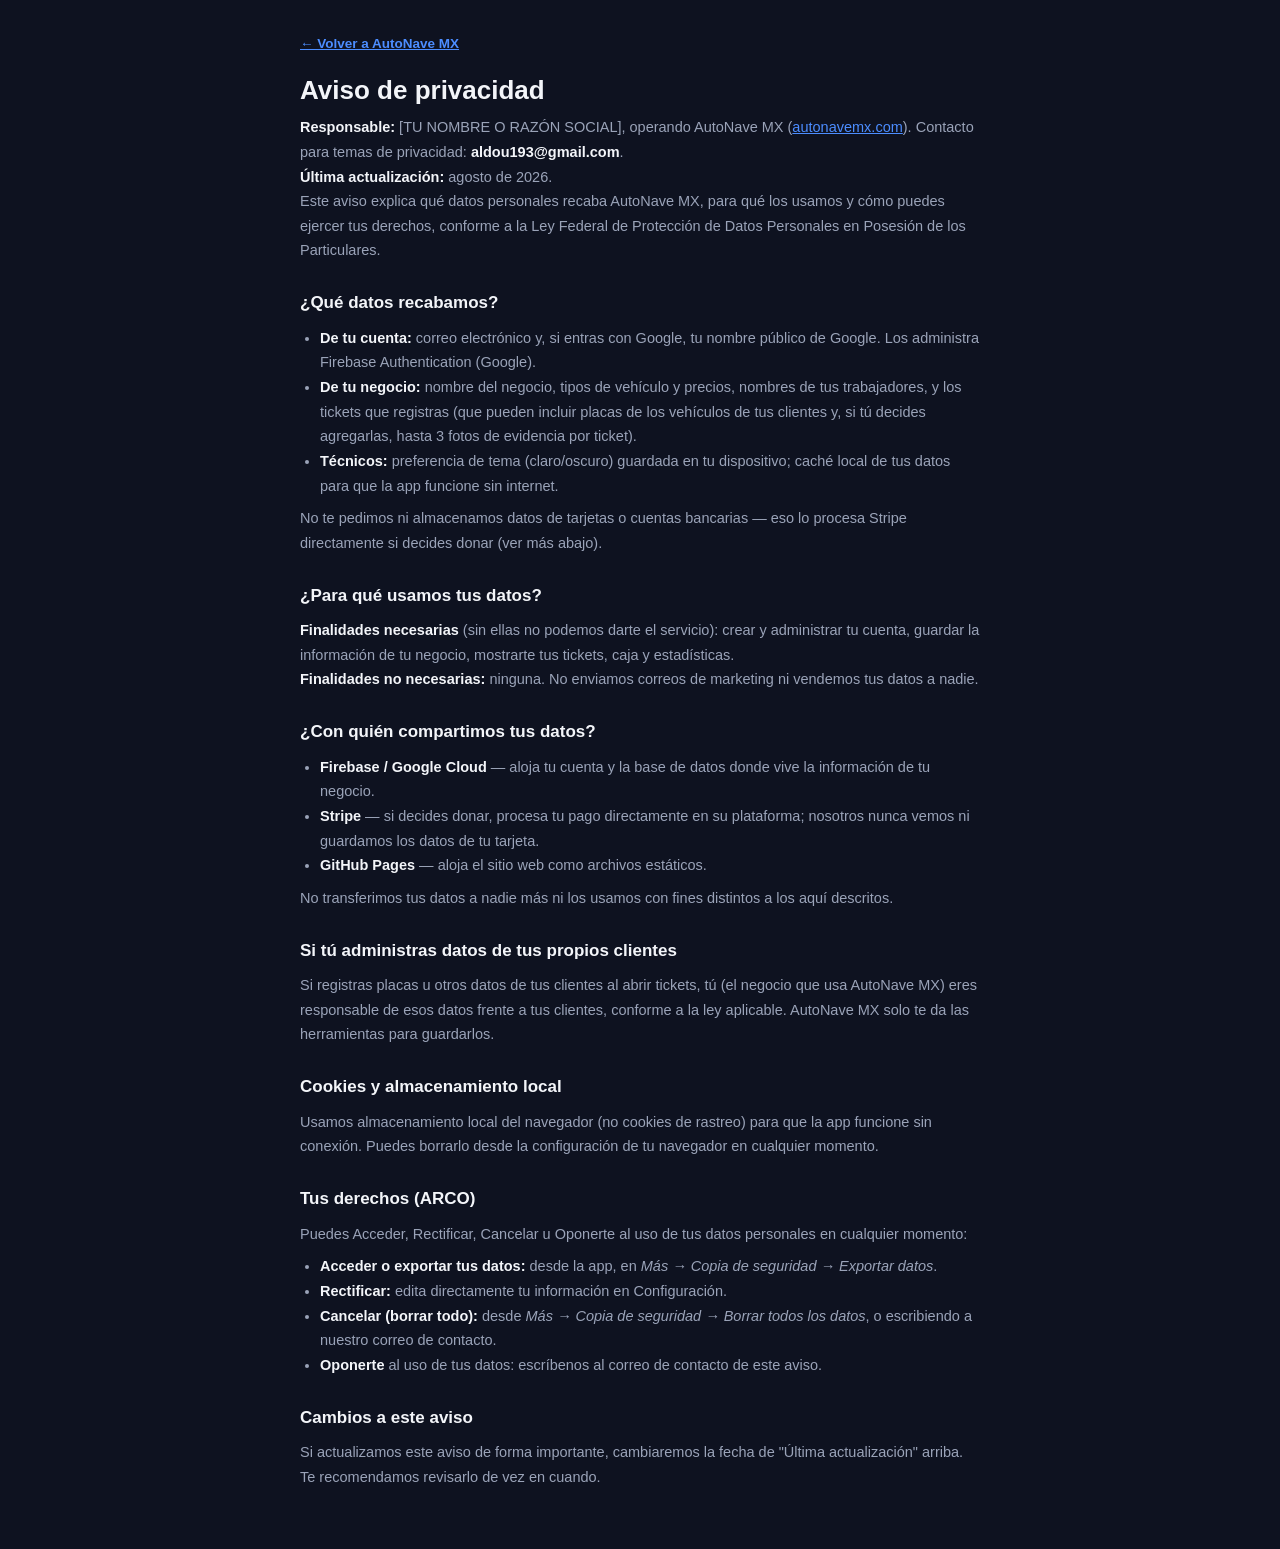
<file: privacidad.html>
<!--
  Aviso de privacidad. Edítalo con tus datos reales antes de publicarlo:
  - Reemplaza [TU NOMBRE O RAZÓN SOCIAL] por tu nombre.
  - Revisa que el correo de contacto sea el que quieres usar.
  - Actualiza la fecha de "Última actualización" cada vez que cambies algo.
-->
<!doctype html>
<html lang="es">
<head>
<meta charset="UTF-8" />
<meta name="viewport" content="width=device-width, initial-scale=1" />
<title>Aviso de privacidad — AutoNave MX</title>
<meta name="robots" content="index, follow" />
<link rel="icon" type="image/png" sizes="192x192" href="icons/icon-192.png" />
<link rel="stylesheet" href="css/styles.css" />
<style>
  .legal{ max-width:720px; margin:0 auto; padding:32px 20px 60px; }
  .legal h1{ font-size:26px; font-weight:800; margin-bottom:6px; }
  .legal h2{ font-size:17px; font-weight:800; margin:28px 0 10px; }
  .legal p, .legal li{ font-size:14.5px; line-height:1.7; color:var(--text-dim); }
  .legal ul{ padding-left:20px; margin:8px 0; }
  .legal strong{ color:var(--text); }
  .legal a{ color:var(--accent); }
  .back-link{ display:inline-flex; align-items:center; gap:6px; margin-bottom:18px; font-weight:700; font-size:13.5px; }
</style>
</head>
<body>
<div class="legal">
  <a class="back-link" href="index.html">← Volver a AutoNave MX</a>
  <h1>Aviso de privacidad</h1>
  <p><strong>Responsable:</strong> [TU NOMBRE O RAZÓN SOCIAL], operando AutoNave MX (<a href="https://autonavemx.com">autonavemx.com</a>). Contacto para temas de privacidad: <strong>aldou193@gmail.com</strong>.</p>
  <p><strong>Última actualización:</strong> agosto de 2026.</p>

  <p>Este aviso explica qué datos personales recaba AutoNave MX, para qué los usamos y cómo puedes ejercer tus derechos, conforme a la Ley Federal de Protección de Datos Personales en Posesión de los Particulares.</p>

  <h2>¿Qué datos recabamos?</h2>
  <ul>
    <li><strong>De tu cuenta:</strong> correo electrónico y, si entras con Google, tu nombre público de Google. Los administra Firebase Authentication (Google).</li>
    <li><strong>De tu negocio:</strong> nombre del negocio, tipos de vehículo y precios, nombres de tus trabajadores, y los tickets que registras (que pueden incluir placas de los vehículos de tus clientes y, si tú decides agregarlas, hasta 3 fotos de evidencia por ticket).</li>
    <li><strong>Técnicos:</strong> preferencia de tema (claro/oscuro) guardada en tu dispositivo; caché local de tus datos para que la app funcione sin internet.</li>
  </ul>
  <p>No te pedimos ni almacenamos datos de tarjetas o cuentas bancarias — eso lo procesa Stripe directamente si decides donar (ver más abajo).</p>

  <h2>¿Para qué usamos tus datos?</h2>
  <p><strong>Finalidades necesarias</strong> (sin ellas no podemos darte el servicio): crear y administrar tu cuenta, guardar la información de tu negocio, mostrarte tus tickets, caja y estadísticas.</p>
  <p><strong>Finalidades no necesarias:</strong> ninguna. No enviamos correos de marketing ni vendemos tus datos a nadie.</p>

  <h2>¿Con quién compartimos tus datos?</h2>
  <ul>
    <li><strong>Firebase / Google Cloud</strong> — aloja tu cuenta y la base de datos donde vive la información de tu negocio.</li>
    <li><strong>Stripe</strong> — si decides donar, procesa tu pago directamente en su plataforma; nosotros nunca vemos ni guardamos los datos de tu tarjeta.</li>
    <li><strong>GitHub Pages</strong> — aloja el sitio web como archivos estáticos.</li>
  </ul>
  <p>No transferimos tus datos a nadie más ni los usamos con fines distintos a los aquí descritos.</p>

  <h2>Si tú administras datos de tus propios clientes</h2>
  <p>Si registras placas u otros datos de tus clientes al abrir tickets, tú (el negocio que usa AutoNave MX) eres responsable de esos datos frente a tus clientes, conforme a la ley aplicable. AutoNave MX solo te da las herramientas para guardarlos.</p>

  <h2>Cookies y almacenamiento local</h2>
  <p>Usamos almacenamiento local del navegador (no cookies de rastreo) para que la app funcione sin conexión. Puedes borrarlo desde la configuración de tu navegador en cualquier momento.</p>

  <h2>Tus derechos (ARCO)</h2>
  <p>Puedes Acceder, Rectificar, Cancelar u Oponerte al uso de tus datos personales en cualquier momento:</p>
  <ul>
    <li><strong>Acceder o exportar tus datos:</strong> desde la app, en <em>Más → Copia de seguridad → Exportar datos</em>.</li>
    <li><strong>Rectificar:</strong> edita directamente tu información en Configuración.</li>
    <li><strong>Cancelar (borrar todo):</strong> desde <em>Más → Copia de seguridad → Borrar todos los datos</em>, o escribiendo a nuestro correo de contacto.</li>
    <li><strong>Oponerte</strong> al uso de tus datos: escríbenos al correo de contacto de este aviso.</li>
  </ul>

  <h2>Cambios a este aviso</h2>
  <p>Si actualizamos este aviso de forma importante, cambiaremos la fecha de "Última actualización" arriba. Te recomendamos revisarlo de vez en cuando.</p>
</div>
</body>
</html>
</file>
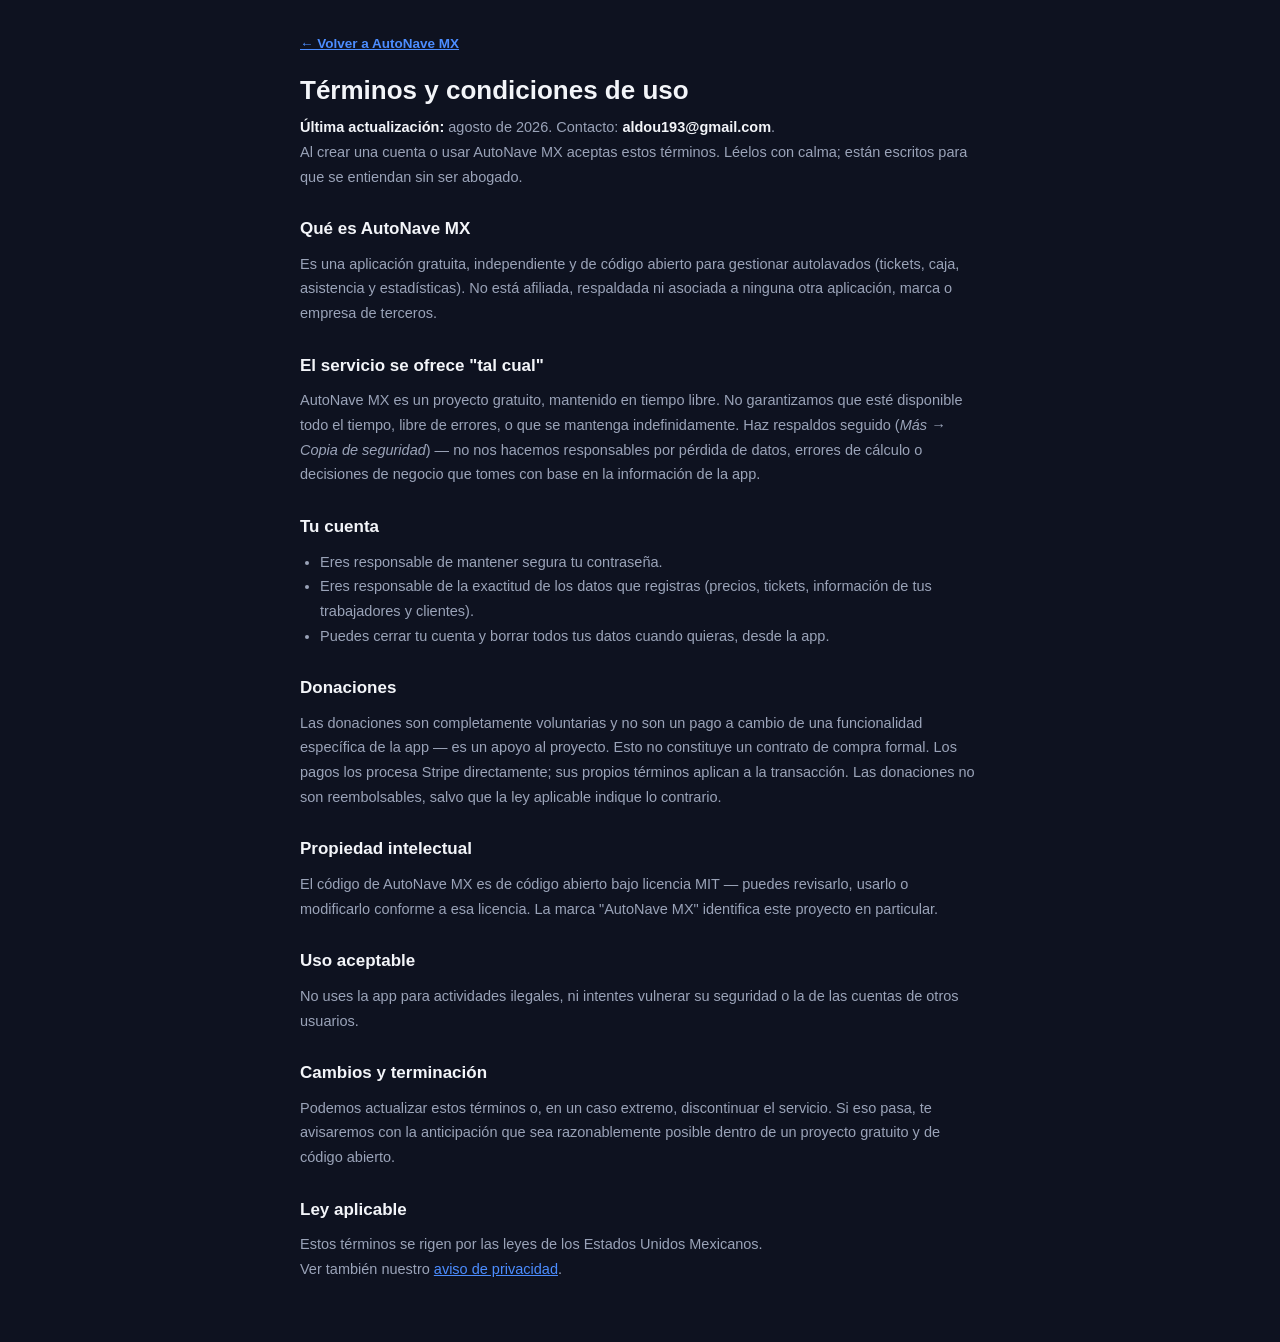
<file: terminos.html>
<!--
  Términos y condiciones. Edítalos con tus datos reales antes de publicarlos
  (mismo nombre/correo que uses en privacidad.html) y actualiza la fecha.
-->
<!doctype html>
<html lang="es">
<head>
<meta charset="UTF-8" />
<meta name="viewport" content="width=device-width, initial-scale=1" />
<title>Términos y condiciones — AutoNave MX</title>
<meta name="robots" content="index, follow" />
<link rel="icon" type="image/png" sizes="192x192" href="icons/icon-192.png" />
<link rel="stylesheet" href="css/styles.css" />
<style>
  .legal{ max-width:720px; margin:0 auto; padding:32px 20px 60px; }
  .legal h1{ font-size:26px; font-weight:800; margin-bottom:6px; }
  .legal h2{ font-size:17px; font-weight:800; margin:28px 0 10px; }
  .legal p, .legal li{ font-size:14.5px; line-height:1.7; color:var(--text-dim); }
  .legal ul{ padding-left:20px; margin:8px 0; }
  .legal strong{ color:var(--text); }
  .legal a{ color:var(--accent); }
  .back-link{ display:inline-flex; align-items:center; gap:6px; margin-bottom:18px; font-weight:700; font-size:13.5px; }
</style>
</head>
<body>
<div class="legal">
  <a class="back-link" href="index.html">← Volver a AutoNave MX</a>
  <h1>Términos y condiciones de uso</h1>
  <p><strong>Última actualización:</strong> agosto de 2026. Contacto: <strong>aldou193@gmail.com</strong>.</p>

  <p>Al crear una cuenta o usar AutoNave MX aceptas estos términos. Léelos con calma; están escritos para que se entiendan sin ser abogado.</p>

  <h2>Qué es AutoNave MX</h2>
  <p>Es una aplicación gratuita, independiente y de código abierto para gestionar autolavados (tickets, caja, asistencia y estadísticas). No está afiliada, respaldada ni asociada a ninguna otra aplicación, marca o empresa de terceros.</p>

  <h2>El servicio se ofrece "tal cual"</h2>
  <p>AutoNave MX es un proyecto gratuito, mantenido en tiempo libre. No garantizamos que esté disponible todo el tiempo, libre de errores, o que se mantenga indefinidamente. Haz respaldos seguido (<em>Más → Copia de seguridad</em>) — no nos hacemos responsables por pérdida de datos, errores de cálculo o decisiones de negocio que tomes con base en la información de la app.</p>

  <h2>Tu cuenta</h2>
  <ul>
    <li>Eres responsable de mantener segura tu contraseña.</li>
    <li>Eres responsable de la exactitud de los datos que registras (precios, tickets, información de tus trabajadores y clientes).</li>
    <li>Puedes cerrar tu cuenta y borrar todos tus datos cuando quieras, desde la app.</li>
  </ul>

  <h2>Donaciones</h2>
  <p>Las donaciones son completamente voluntarias y no son un pago a cambio de una funcionalidad específica de la app — es un apoyo al proyecto. Esto no constituye un contrato de compra formal. Los pagos los procesa Stripe directamente; sus propios términos aplican a la transacción. Las donaciones no son reembolsables, salvo que la ley aplicable indique lo contrario.</p>

  <h2>Propiedad intelectual</h2>
  <p>El código de AutoNave MX es de código abierto bajo licencia MIT — puedes revisarlo, usarlo o modificarlo conforme a esa licencia. La marca "AutoNave MX" identifica este proyecto en particular.</p>

  <h2>Uso aceptable</h2>
  <p>No uses la app para actividades ilegales, ni intentes vulnerar su seguridad o la de las cuentas de otros usuarios.</p>

  <h2>Cambios y terminación</h2>
  <p>Podemos actualizar estos términos o, en un caso extremo, discontinuar el servicio. Si eso pasa, te avisaremos con la anticipación que sea razonablemente posible dentro de un proyecto gratuito y de código abierto.</p>

  <h2>Ley aplicable</h2>
  <p>Estos términos se rigen por las leyes de los Estados Unidos Mexicanos.</p>

  <p>Ver también nuestro <a href="privacidad.html">aviso de privacidad</a>.</p>
</div>
</body>
</html>
</file>
<file: css/styles.css>
/* =========================================================================
   AutoNave MX — sistema visual "Panel profesional"
   Oscuro y elegante por defecto (con modo claro disponible), tarjetas
   redondeadas, sombras suaves, un acento azul confiable. Tipografía y
   contraste pensados para que lo use cómodamente cualquier persona,
   de cualquier edad.
   ========================================================================= */

:root{
  --bg:#F5F7FB;
  --surface:#FFFFFF;
  --surface-2:#EEF1F8;
  --surface-3:#E4E8F2;
  --text:#161B29;
  --text-dim:#5B6479;
  --text-faint:#8A93A6;
  --border:#E3E7F0;

  --accent:#3D7AF5;
  --accent-2:#6D5CE0;
  --accent-ink:#FFFFFF;
  --accent-soft-bg:#E8EFFE;

  --teal:#0D9488;
  --teal-bg:#E1F6F3;
  --green:#16A34A;
  --green-bg:#E7F7ED;
  --red:#DC3D3D;
  --red-bg:#FCEAEA;
  --amber:#C9820A;
  --amber-bg:#FDF3E0;

  --radius-lg:24px;
  --radius:18px;
  --radius-sm:14px;
  --nav-h:78px;

  --shadow-sm: 0 1px 3px rgba(23,32,60,.06), 0 1px 2px rgba(23,32,60,.06);
  --shadow-md: 0 10px 24px -8px rgba(23,32,60,.16);
  --shadow-lg: 0 18px 40px -12px rgba(23,32,60,.22);
  --shadow-accent: 0 10px 22px -6px rgba(61,122,245,.38);

  --safe-b: env(safe-area-inset-bottom, 0px);
  --safe-t: env(safe-area-inset-top, 0px);
  color-scheme: light;
}

@media (prefers-color-scheme: dark){
  :root:not([data-theme="light"]){ --_dark:1; }
}

/* La app se ve oscura por defecto salvo que el sistema pida claro
   explícitamente y el usuario no haya forzado un tema. */
:root:not([data-theme="light"]){
  --bg:#0E1220;
  --surface:#171C2C;
  --surface-2:#1E2436;
  --surface-3:#262D42;
  --text:#F3F5F9;
  --text-dim:#9AA3B8;
  --text-faint:#6B7488;
  --border:#262D42;

  --accent:#4C8DFF;
  --accent-2:#8B7CFF;
  --accent-ink:#0B1226;
  --accent-soft-bg:#182642;

  --teal:#2DD4BF;
  --teal-bg:#0F2B29;
  --green:#34D399;
  --green-bg:#0F2A22;
  --red:#F87171;
  --red-bg:#331616;
  --amber:#FBBF24;
  --amber-bg:#332707;

  --shadow-sm: 0 1px 3px rgba(0,0,0,.3);
  --shadow-md: 0 10px 26px -8px rgba(0,0,0,.5);
  --shadow-lg: 0 20px 44px -14px rgba(0,0,0,.55);
  --shadow-accent: 0 12px 26px -6px rgba(76,141,255,.35);
  color-scheme: dark;
}

:root[data-theme="dark"]{
  --bg:#0E1220;
  --surface:#171C2C;
  --surface-2:#1E2436;
  --surface-3:#262D42;
  --text:#F3F5F9;
  --text-dim:#9AA3B8;
  --text-faint:#6B7488;
  --border:#262D42;

  --accent:#4C8DFF;
  --accent-2:#8B7CFF;
  --accent-ink:#0B1226;
  --accent-soft-bg:#182642;

  --teal:#2DD4BF;
  --teal-bg:#0F2B29;
  --green:#34D399;
  --green-bg:#0F2A22;
  --red:#F87171;
  --red-bg:#331616;
  --amber:#FBBF24;
  --amber-bg:#332707;

  --shadow-sm: 0 1px 3px rgba(0,0,0,.3);
  --shadow-md: 0 10px 26px -8px rgba(0,0,0,.5);
  --shadow-lg: 0 20px 44px -14px rgba(0,0,0,.55);
  --shadow-accent: 0 12px 26px -6px rgba(76,141,255,.35);
  color-scheme: dark;
}

*{box-sizing:border-box;}
html,body{height:100%;}
body{
  margin:0;
  background:var(--bg);
  color:var(--text);
  font-family: -apple-system, BlinkMacSystemFont, "Segoe UI", Roboto, Helvetica, Arial, sans-serif;
  -webkit-tap-highlight-color: transparent;
  overscroll-behavior-y: none;
  font-size:15px;
  line-height:1.45;
}
button,input,select,textarea{font-family:inherit; color:inherit;}
a{color:var(--accent);}
h1,h2,h3,h4,p{margin:0;}
button{cursor:pointer; border:none; background:none;}

input,select,textarea{
  background:var(--surface-2);
  border:1.5px solid var(--border);
  border-radius:var(--radius-sm);
  padding:13px 15px;
  font-size:16px;
  font-weight:500;
  color:var(--text);
  width:100%;
  outline:none;
}
input:focus,select:focus,textarea:focus{ border-color:var(--accent); box-shadow:0 0 0 3px var(--accent-soft-bg); }
input::placeholder{color:var(--text-faint); font-weight:400;}
label{display:block; font-size:13px; color:var(--text-dim); margin-bottom:7px; font-weight:700;}
.field{margin-bottom:15px;}

/* ---------- botones ---------- */
.btn{
  display:inline-flex; align-items:center; justify-content:center; gap:8px;
  padding:14px 18px; border-radius:var(--radius-sm); font-weight:700; font-size:15.5px;
  width:100%; border:1.5px solid transparent;
  transition: transform .1s ease, box-shadow .15s ease, opacity .15s ease;
}
.btn:active{ transform:scale(.97); }
.btn-primary{ background:var(--accent); color:var(--accent-ink); box-shadow:var(--shadow-accent); }
.btn-success{ background:var(--green); color:#06281A; }
.btn-danger{ background:var(--red); color:#fff; }
.btn-outline{ background:var(--surface); color:var(--text); border-color:var(--border); }
.btn-ghost{ background:transparent; color:var(--text-dim); }
.btn-ghost:active{ transform:none; opacity:.7; }
.btn-sm{ padding:10px 14px; font-size:13.5px; width:auto; }
.btn:disabled{ opacity:.45; pointer-events:none; }
.btn-google{
  display:flex; align-items:center; justify-content:center; gap:10px;
  background:var(--surface); color:var(--text); border:1.5px solid var(--border);
  border-radius:var(--radius-sm); padding:13px; font-weight:700; font-size:14.5px; width:100%;
}
.btn-google:active{ transform:scale(.97); }

#app{ min-height:100%; padding-bottom: calc(var(--nav-h) + var(--safe-b) + 18px); }

/* ---------- topbar ---------- */
.topbar{
  position:sticky; top:0; z-index:20;
  background:var(--bg);
  padding: calc(14px + var(--safe-t)) 18px 14px;
  display:flex; align-items:center; gap:12px;
}
.topbar h1{ font-size:19px; font-weight:800; letter-spacing:-.01em; }
.topbar .back{
  width:38px; height:38px; border-radius:50%; background:var(--surface); box-shadow:var(--shadow-sm);
  display:flex; align-items:center; justify-content:center; font-size:16px; flex-shrink:0;
}
.topbar .spacer{flex:1;}
.topbar .action{
  width:38px; height:38px; border-radius:50%; background:var(--surface); box-shadow:var(--shadow-sm);
  display:flex; align-items:center; justify-content:center; font-size:15px; position:relative;
}

.view{padding:0 18px 18px; max-width:640px; margin:0 auto;}

/* ---------- encabezado de saludo (home) ---------- */
.greeting-header{ display:flex; align-items:center; gap:12px; padding:calc(14px + var(--safe-t)) 18px 6px; }
.greeting-avatar{
  width:48px; height:48px; border-radius:50%; flex-shrink:0;
  background:linear-gradient(150deg, var(--accent), var(--accent-2));
  display:flex; align-items:center; justify-content:center; color:#fff; font-weight:800; font-size:17px;
  box-shadow:var(--shadow-accent);
}
.greeting-text{ flex:1; min-width:0; }
.greeting-hello{ font-size:12.5px; color:var(--text-dim); font-weight:700; }
.greeting-name{ font-size:17px; font-weight:800; letter-spacing:-.01em; white-space:nowrap; overflow:hidden; text-overflow:ellipsis; }
.greeting-bell{
  width:42px; height:42px; border-radius:50%; background:var(--surface); box-shadow:var(--shadow-sm);
  display:flex; align-items:center; justify-content:center; font-size:17px; flex-shrink:0; position:relative;
}
.greeting-bell .dot{ position:absolute; top:9px; right:10px; width:8px; height:8px; border-radius:50%; background:var(--red); border:2px solid var(--bg); }

.search-bar{
  display:flex; align-items:center; gap:10px; background:var(--surface); box-shadow:var(--shadow-sm);
  border-radius:999px; padding:13px 18px; margin:14px 18px 4px;
}
.search-bar input{background:none; border:none; padding:0; width:100%; font-size:15px;}
.search-bar .ic{ font-size:16px; color:var(--text-faint); }

/* ---------- carrusel horizontal ---------- */
.hscroll{
  display:flex; gap:12px; overflow-x:auto; padding:2px 18px 10px; margin:0 -18px;
  scroll-snap-type:x proximity; -webkit-overflow-scrolling:touch;
}
.hscroll::-webkit-scrollbar{display:none;}
.hscroll > *{ scroll-snap-align:start; flex-shrink:0; }

.appt-card{
  width:250px; background:var(--surface); border-radius:var(--radius-lg); padding:16px;
  box-shadow:var(--shadow-md); text-align:left; display:flex; flex-direction:column; gap:10px;
}
.appt-card .top-row{ display:flex; align-items:center; gap:10px; }
.appt-avatar{
  width:44px; height:44px; border-radius:50%; flex-shrink:0; background:var(--accent-soft-bg);
  display:flex; align-items:center; justify-content:center; font-size:20px;
}
.appt-card .who{ flex:1; min-width:0; }
.appt-card .who .name{ font-weight:800; font-size:14.5px; white-space:nowrap; overflow:hidden; text-overflow:ellipsis; }
.appt-card .who .sub{ font-size:12px; color:var(--text-dim); font-weight:600; }
.appt-card .meta-row{ display:flex; align-items:center; justify-content:space-between; padding-top:10px; border-top:1px solid var(--border); }
.appt-card .amount{ font-weight:800; font-size:16px; font-variant-numeric:tabular-nums; }

.empty-carousel{
  width:250px; border:1.5px dashed var(--border); border-radius:var(--radius-lg); padding:20px;
  display:flex; flex-direction:column; align-items:center; justify-content:center; gap:8px; text-align:center; color:var(--text-dim);
}
.empty-carousel .e{ font-size:26px; }
.empty-carousel .btn{ margin-top:4px; }

/* ---------- chips rápidos de tipo de vehículo (scroll horizontal) ------- */
.quick-row{ display:flex; gap:10px; overflow-x:auto; padding:2px 18px 6px; margin:0 -18px; -webkit-overflow-scrolling:touch; }
.quick-row::-webkit-scrollbar{display:none;}
.quick-chip{
  flex-shrink:0; display:flex; flex-direction:column; align-items:center; gap:6px;
  width:76px; padding:12px 6px; border-radius:var(--radius); background:var(--surface); box-shadow:var(--shadow-sm);
}
.quick-chip .e{
  width:42px; height:42px; border-radius:50%; background:var(--accent-soft-bg); display:flex; align-items:center; justify-content:center; font-size:19px;
}
.quick-chip .t{ font-size:11px; font-weight:700; color:var(--text-dim); text-align:center; line-height:1.25; }
.quick-chip:active{ transform:scale(.96); }

/* ---------- hero (resumen del día) ---------- */
.hero{
  border-radius: var(--radius-lg);
  background: linear-gradient(135deg, var(--accent), var(--accent-2));
  padding:22px 22px; color:#fff; margin-bottom:16px;
  box-shadow: var(--shadow-accent);
}
.hero .label{ font-size:12.5px; text-transform:uppercase; letter-spacing:.07em; font-weight:700; opacity:.85; }
.hero .amount{ font-size:34px; font-weight:800; margin-top:4px; letter-spacing:-.02em; font-variant-numeric:tabular-nums; }
.hero .sub{ font-size:13px; font-weight:600; margin-top:8px; opacity:.85; }

.grid-2{display:grid; grid-template-columns:1fr 1fr; gap:12px;}
.grid-3{display:grid; grid-template-columns:repeat(3,1fr); gap:10px;}

.card{
  background:var(--surface); border-radius:var(--radius-lg); box-shadow:var(--shadow-sm);
  padding:18px; margin-bottom:14px;
}
.card-tight{padding:13px 15px;}

.stat-card{
  background:var(--surface); border-radius:var(--radius); padding:15px; box-shadow:var(--shadow-sm);
  border-left:4px solid var(--accent);
}
.stat-card .icon{ font-size:19px; }
.stat-card .label{font-size:12px; color:var(--text-dim); margin-top:7px; font-weight:600;}
.stat-card .value{font-size:19px; font-weight:800; margin-top:2px; font-variant-numeric:tabular-nums;}
.stat-card.blue{ border-left-color:var(--teal); }
.stat-card.green{ border-left-color:var(--green); }
.stat-card.purple{ border-left-color:var(--accent-2); }
.stat-card.orange{ border-left-color:var(--amber); }

.section-title{
  font-size:13.5px; font-weight:800; color:var(--text);
  margin:24px 0 12px; display:flex; align-items:center; justify-content:space-between; gap:8px;
}
.section-title .see-all{ font-size:12.5px; font-weight:700; color:var(--accent); }
.section-title:first-child{margin-top:0;}

.list{display:flex; flex-direction:column; gap:10px;}
.row{display:flex; align-items:center; justify-content:space-between; gap:10px;}
.row + .row{margin-top:8px;}
.divider{height:1px; background:var(--border); margin:12px 0;}

/* ---------- fila de ticket (lista vertical: Historial, activos, etc.) --- */
.ticket-card{
  border-radius:var(--radius-lg);
  background:var(--surface);
  box-shadow:var(--shadow-sm);
  display:flex; align-items:center; gap:13px; padding:13px 15px;
  width:100%; text-align:left;
}
button.ticket-card:active{ transform:scale(.985); }
.ticket-card.status-closed{ opacity:.86; }

.ticket-stub{
  flex-shrink:0; width:46px; height:46px; border-radius:50%;
  background:var(--accent-soft-bg); display:flex; align-items:center; justify-content:center;
}
.ticket-emoji{font-size:21px;}
.ticket-perf{ display:none; }
.ticket-body{ flex:1; min-width:0; display:flex; flex-direction:column; gap:2px; }
.ticket-id{ font-weight:800; font-size:14.5px; }
.ticket-meta{ font-size:12.5px; color:var(--text-dim); font-weight:600; }
.ticket-side{ flex-shrink:0; display:flex; flex-direction:column; align-items:flex-end; gap:6px; }
.ticket-amount{ font-weight:800; font-variant-numeric:tabular-nums; font-size:14.5px; }

.stamp{
  display:inline-block; padding:4px 10px; border-radius:999px;
  font-size:10.5px; font-weight:800; letter-spacing:.02em; white-space:nowrap;
}
.stamp-open{ background:var(--amber-bg); color:var(--amber); }
.stamp-closed{ background:var(--green-bg); color:var(--green); }

.badge{display:inline-flex; align-items:center; padding:5px 12px; border-radius:999px; font-size:11.5px; font-weight:800;}
.badge.open{background:var(--amber-bg); color:var(--amber);}
.badge.closed{background:var(--green-bg); color:var(--green);}

.empty{ text-align:center; padding:44px 20px; color:var(--text-dim); }
.empty .big-emoji{font-size:44px; margin-bottom:10px;}
.empty h3{color:var(--text); margin-bottom:6px; font-size:16px; font-weight:800;}
.empty p{font-size:14px; line-height:1.5;}

/* ---------- navegación inferior: barra flotante con píldora activa ------ */
.bottom-nav{
  position:fixed; left:14px; right:14px; bottom: calc(12px + var(--safe-b)); z-index:30;
  background:var(--surface); border-radius:26px; box-shadow:var(--shadow-lg);
  display:flex; align-items:center; padding:8px; height:calc(var(--nav-h) - 12px);
}
.bottom-nav button{
  flex:1; height:100%; display:flex; flex-direction:column; align-items:center; justify-content:center; gap:3px;
  font-size:11px; font-weight:700; color:var(--text-faint); border-radius:18px;
  transition: background .15s ease, color .15s ease, transform .1s ease;
}
.bottom-nav button .ic{ font-size:19px; line-height:1; }
.bottom-nav button .nav-label{ letter-spacing:.01em; }
.bottom-nav button.active{
  background:var(--accent-soft-bg); color:var(--accent);
}
.bottom-nav button:active{ transform:scale(.94); }

.fab{
  position:fixed; right:20px; bottom: calc(var(--nav-h) + var(--safe-b) + 16px); z-index:25;
  width:60px; height:60px; border-radius:50%;
  background:linear-gradient(150deg, var(--accent), var(--accent-2)); color:#fff;
  font-size:28px; font-weight:700; display:flex; align-items:center; justify-content:center;
  box-shadow: var(--shadow-accent);
  transition: transform .12s ease;
}
.fab:active{ transform:scale(.92); }

/* ---------- FAB expandible (varias acciones) ---------- */
.fab-stack{
  position:fixed; right:20px; bottom: calc(var(--nav-h) + var(--safe-b) + 16px); z-index:25;
  width:60px; height:60px;
}
.fab-stack .fab{ position:absolute; right:0; bottom:0; }
.fab-stack .fab-icon{ display:inline-block; transition:transform .15s ease; }
.fab-stack.open .fab-icon{ transform:rotate(45deg); }
.fab-mini{
  position:absolute; right:2px; display:flex; align-items:center; gap:9px; white-space:nowrap;
  background:var(--surface); color:var(--text); box-shadow:var(--shadow-md);
  padding:11px 18px 11px 16px; border-radius:999px; font-weight:700; font-size:13.5px;
  opacity:0; transform:translateY(10px); pointer-events:none; transition:opacity .15s ease, transform .15s ease;
}
.fab-mini:nth-of-type(1){ bottom:72px; }
.fab-mini:nth-of-type(2){ bottom:132px; }
.fab-stack.open .fab-mini{ opacity:1; transform:translateY(0); pointer-events:auto; }

/* ---------- sheets (modales inferiores) ---------- */
.sheet-overlay{
  position:fixed; inset:0; background:rgba(8,10,20,.55); z-index:50;
  display:flex; align-items:flex-end; justify-content:center;
  animation: fadeIn .15s ease;
}
.sheet{
  position:relative;
  background:var(--bg); width:100%; max-width:640px; max-height:92vh; overflow-y:auto;
  border-radius:28px 28px 0 0;
  padding-bottom: calc(20px + var(--safe-b));
  animation: slideUp .2s ease;
  box-shadow:0 -10px 40px rgba(0,0,0,.3);
}
.sheet-header{
  position:sticky; top:0; background:var(--bg); z-index:2;
  display:flex; align-items:center; justify-content:space-between;
  padding:18px; border-bottom:1px solid var(--border);
}
.sheet-header h2{font-size:16.5px; font-weight:800;}
.sheet-header .close{width:34px; height:34px; border-radius:50%; background:var(--surface); display:flex; align-items:center; justify-content:center;}
.sheet-body{padding:18px;}

@keyframes fadeIn{from{opacity:0} to{opacity:1}}
@keyframes slideUp{from{transform:translateY(24px); opacity:.6} to{transform:translateY(0); opacity:1}}

.chip-grid{display:grid; grid-template-columns:repeat(3,1fr); gap:10px;}
.chip{
  display:flex; flex-direction:column; align-items:center; gap:5px; padding:13px 6px;
  border-radius:var(--radius); border:1.5px solid var(--border); background:var(--surface);
  font-size:12.5px; font-weight:700; text-align:center;
}
.chip:active{ transform:scale(.96); }
.chip .e{ font-size:21px; }
.chip.selected{ background:var(--accent-soft-bg); border-color:var(--accent); color:var(--accent); }

.pill-row{display:flex; gap:8px; flex-wrap:wrap;}
.pill{
  padding:10px 16px; border-radius:999px; border:1.5px solid var(--border); background:var(--surface);
  font-size:13.5px; font-weight:700;
}
.pill:active{ transform:scale(.96); }
.pill.selected{ background:var(--accent); border-color:var(--accent); color:var(--accent-ink); }

.addon-row{
  display:flex; align-items:center; gap:11px; padding:12px 13px; border-radius:var(--radius-sm);
  border:1.5px solid var(--border); background:var(--surface); margin-bottom:8px;
}
.addon-row.on{ border-color:var(--accent); background:var(--accent-soft-bg); }
.addon-row .check{width:21px; height:21px; border-radius:7px; border:1.5px solid var(--text-faint); flex-shrink:0; display:flex; align-items:center; justify-content:center; font-size:13px; background:var(--surface);}
.addon-row.on .check{background:var(--accent); border-color:var(--accent); color:#fff;}
.addon-row .name{flex:1; font-weight:700; font-size:14.5px;}
.addon-row input{width:82px; text-align:right; padding:9px 10px;}

.totals-box{ background:var(--surface-2); border-radius:var(--radius); padding:16px; margin:16px 0; }
.totals-box .row{font-size:14px; color:var(--text-dim); font-weight:600;}
.totals-box .row.total{font-size:19px; font-weight:800; color:var(--text); margin-top:10px; padding-top:12px; border-top:1px solid var(--border);}

.photo-grid{display:flex; flex-wrap:wrap; gap:10px; margin-top:6px;}
.photo-thumb{position:relative; width:76px; height:76px; border-radius:var(--radius-sm); overflow:hidden; border:1.5px solid var(--border); background:var(--surface-2);}
.photo-thumb img{width:100%; height:100%; object-fit:cover; display:block;}
.photo-thumb .photo-remove{
  position:absolute; top:3px; right:3px; width:20px; height:20px; border-radius:50%;
  background:rgba(0,0,0,.6); color:#fff; font-size:11px; line-height:1;
  display:flex; align-items:center; justify-content:center; border:none;
}
.photo-add{
  width:76px; height:76px; border-radius:var(--radius-sm); border:1.5px dashed var(--border); background:var(--surface);
  display:flex; flex-direction:column; align-items:center; justify-content:center; gap:2px;
  color:var(--text-faint); font-size:10.5px; font-weight:700;
}
.photo-add .e{font-size:19px;}
.photo-add:disabled{opacity:.5;}

.menu-grid{display:grid; grid-template-columns:1fr 1fr; gap:12px;}
.menu-tile{
  background:var(--surface); border-radius:var(--radius-lg); box-shadow:var(--shadow-sm);
  padding:18px 16px; display:flex; flex-direction:column; gap:9px; align-items:flex-start;
}
.menu-tile:active{ transform:scale(.97); }
.menu-tile .e{
  font-size:19px; width:40px; height:40px; border-radius:12px; background:var(--accent-soft-bg);
  display:flex; align-items:center; justify-content:center;
}
.menu-tile .t{font-weight:800; font-size:14.5px;}
.menu-tile .d{font-size:12px; color:var(--text-dim); line-height:1.4; font-weight:500;}

.toast-wrap{position:fixed; top:calc(12px + var(--safe-t)); left:0; right:0; z-index:100; display:flex; flex-direction:column; align-items:center; gap:8px; pointer-events:none;}
.toast{ background:var(--text); color:var(--bg); padding:11px 18px; border-radius:999px; font-size:13.5px; font-weight:700; box-shadow:var(--shadow-lg); max-width:88%; }
.toast.success{ background:var(--green); color:#06281A; }
.toast.error{ background:var(--red); color:#fff; }

.editable-list-item{display:flex; align-items:center; gap:11px; padding:12px 13px; background:var(--surface); box-shadow:var(--shadow-sm); border-radius:var(--radius-sm); margin-bottom:9px;}
.editable-list-item .e{font-size:20px; width:28px; text-align:center;}
.editable-list-item .name{flex:1; font-weight:700; font-size:14.5px;}
.editable-list-item input[type=number]{width:82px; text-align:right;}
.editable-list-item .del{color:var(--red); font-size:18px; padding:5px;}

.switch{position:relative; width:48px; height:28px; background:var(--surface-3); border-radius:999px; flex-shrink:0;}
.switch .knob{position:absolute; top:2px; left:2px; width:24px; height:24px; border-radius:50%; background:var(--surface); box-shadow:var(--shadow-sm); transition:.15s;}
.switch.on{background:var(--accent);}
.switch.on .knob{left:22px;}

.tabs{display:flex; gap:4px; background:var(--surface-2); padding:4px; border-radius:999px; margin-bottom:16px;}
.tabs button{flex:1; padding:10px; border-radius:999px; font-size:13px; font-weight:700; color:var(--text-dim);}
.tabs button.active{background:var(--accent); color:var(--accent-ink);}

.bars{display:flex; align-items:flex-end; gap:8px; height:110px; margin-top:6px;}
.bars .bar-wrap{flex:1; display:flex; flex-direction:column; align-items:center; gap:6px; height:100%; justify-content:flex-end;}
.bars .bar{width:100%; background:linear-gradient(180deg, var(--accent), var(--accent-2)); border-radius:7px 7px 3px 3px; min-height:3px;}
.bars .bar-label{font-size:10.5px; color:var(--text-faint); font-weight:700;}
.bars .bar-value{font-size:10.5px; color:var(--text-dim); font-weight:800;}

.install-banner{
  display:flex; align-items:center; gap:10px; background:var(--accent-soft-bg);
  border-radius:var(--radius); padding:13px 15px; margin-bottom:15px;
}
.install-banner .e{font-size:20px;}
.install-banner .t{flex:1; font-size:13.5px; font-weight:600;}

.subtext{font-size:13px; color:var(--text-dim); line-height:1.55; font-weight:500;}
.center{text-align:center;}
.mt8{margin-top:8px;} .mt12{margin-top:12px;} .mt16{margin-top:16px;} .mt20{margin-top:20px;}
.mb8{margin-bottom:8px;} .mb12{margin-bottom:12px;} .mb16{margin-bottom:16px;}
.flex{display:flex;} .gap8{gap:8px;} .gap10{gap:10px;} .gap12{gap:12px;}
.wfull{width:100%;}

/* ---------- login / onboarding / pantallas de estado ---------- */
.auth-screen{
  min-height:100vh; padding: calc(40px + var(--safe-t)) 20px 40px; display:flex; justify-content:center;
}
.auth-wrap{ width:100%; max-width:420px; text-align:center; }
.brand-mark{
  width:80px; height:80px; margin:0 auto 16px; border-radius:24px;
  background:linear-gradient(150deg, var(--accent), var(--accent-2));
  display:flex; align-items:center; justify-content:center; font-size:36px;
  box-shadow:var(--shadow-accent);
}
.loader-mark{ font-size:40px; animation: bob 1.1s ease-in-out infinite; margin-top:120px; }
@keyframes bob{ 0%,100%{ transform:translateY(0); } 50%{ transform:translateY(-10px); } }
.auth-title{ font-size:24px; font-weight:800; letter-spacing:-.01em; margin-top:4px; }
.auth-tagline{ font-size:14px; color:var(--text-dim); font-weight:500; margin-top:9px; line-height:1.55; }
.auth-card{ text-align:left; margin-top:24px; padding:22px; display:block; }
.auth-divider{ display:flex; align-items:center; gap:10px; margin:18px 0; color:var(--text-faint); font-size:12.5px; font-weight:600; }
.auth-divider::before,.auth-divider::after{ content:''; flex:1; height:1px; background:var(--border); }

.password-wrap{ position:relative; }
.password-wrap input{ padding-right:46px; }
.password-toggle{
  position:absolute; right:5px; top:50%; transform:translateY(-50%);
  width:34px; height:34px; display:flex; align-items:center; justify-content:center;
  font-size:16px; border-radius:9px; color:var(--text-faint);
}
.password-toggle:active{ background:var(--surface-2); }

.verify-banner{
  display:flex; align-items:center; gap:10px; background:var(--amber-bg);
  border-radius:var(--radius); padding:13px 15px; margin-bottom:15px;
}
.verify-banner .e{ font-size:20px; }
.verify-banner .t{ flex:1; font-size:13.5px; font-weight:600; color:var(--text); }

/* ---------- cuenta (Más) ---------- */
.account-strip{
  display:flex; align-items:center; gap:13px; background:var(--surface); box-shadow:var(--shadow-sm);
  border-radius:var(--radius-lg); padding:14px 16px; margin-bottom:20px;
}
.account-avatar{
  width:46px; height:46px; border-radius:50%;
  background:linear-gradient(150deg, var(--accent), var(--accent-2));
  display:flex; align-items:center; justify-content:center; font-weight:800; font-size:17px; flex-shrink:0; color:#fff;
}
.account-name{ font-weight:800; font-size:14.5px; white-space:nowrap; overflow:hidden; text-overflow:ellipsis; }
.account-email{ font-size:12.5px; color:var(--text-dim); font-weight:500; white-space:nowrap; overflow:hidden; text-overflow:ellipsis; }

.search-bar-inline{display:flex; align-items:center; gap:8px; background:var(--surface-2); border-radius:999px; padding:11px 16px; margin-bottom:15px;}
.search-bar-inline input{background:none; border:none; padding:0; width:100%;}

::-webkit-scrollbar{width:0; height:0;}
</file>
